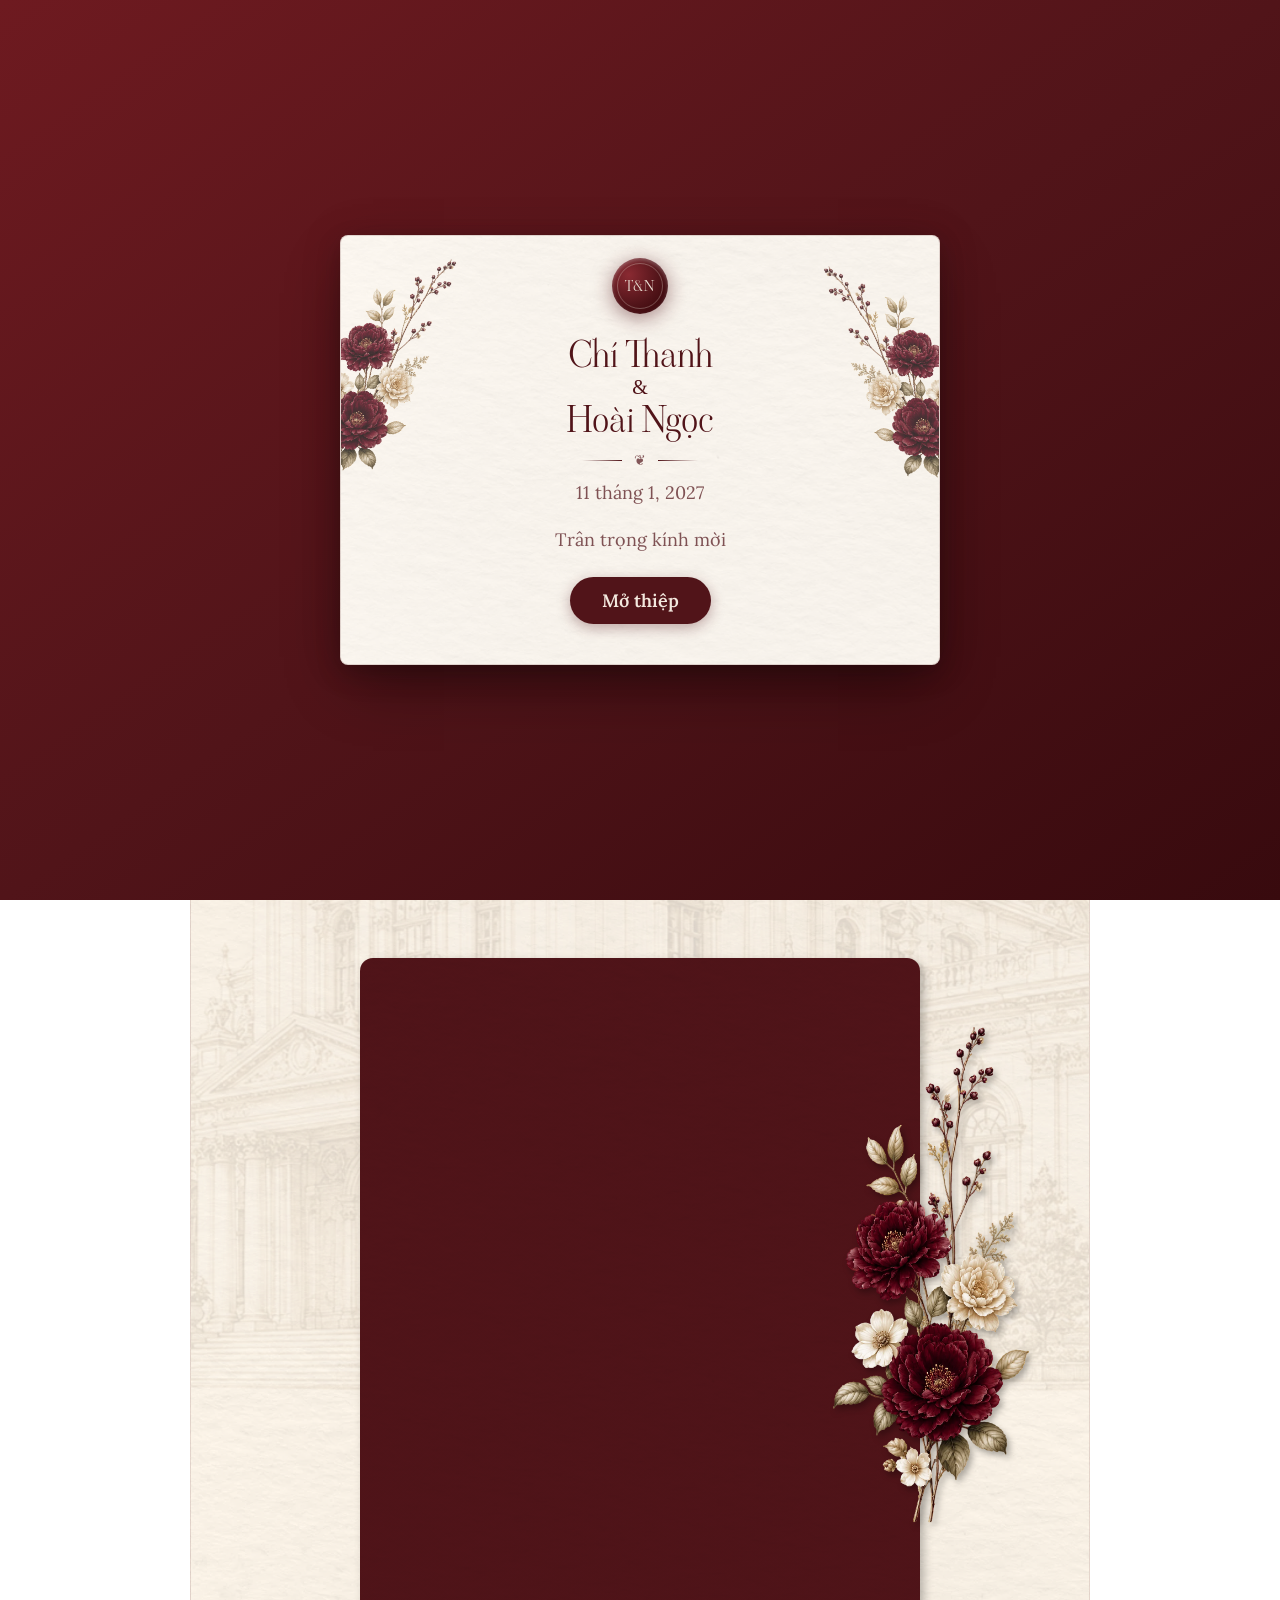
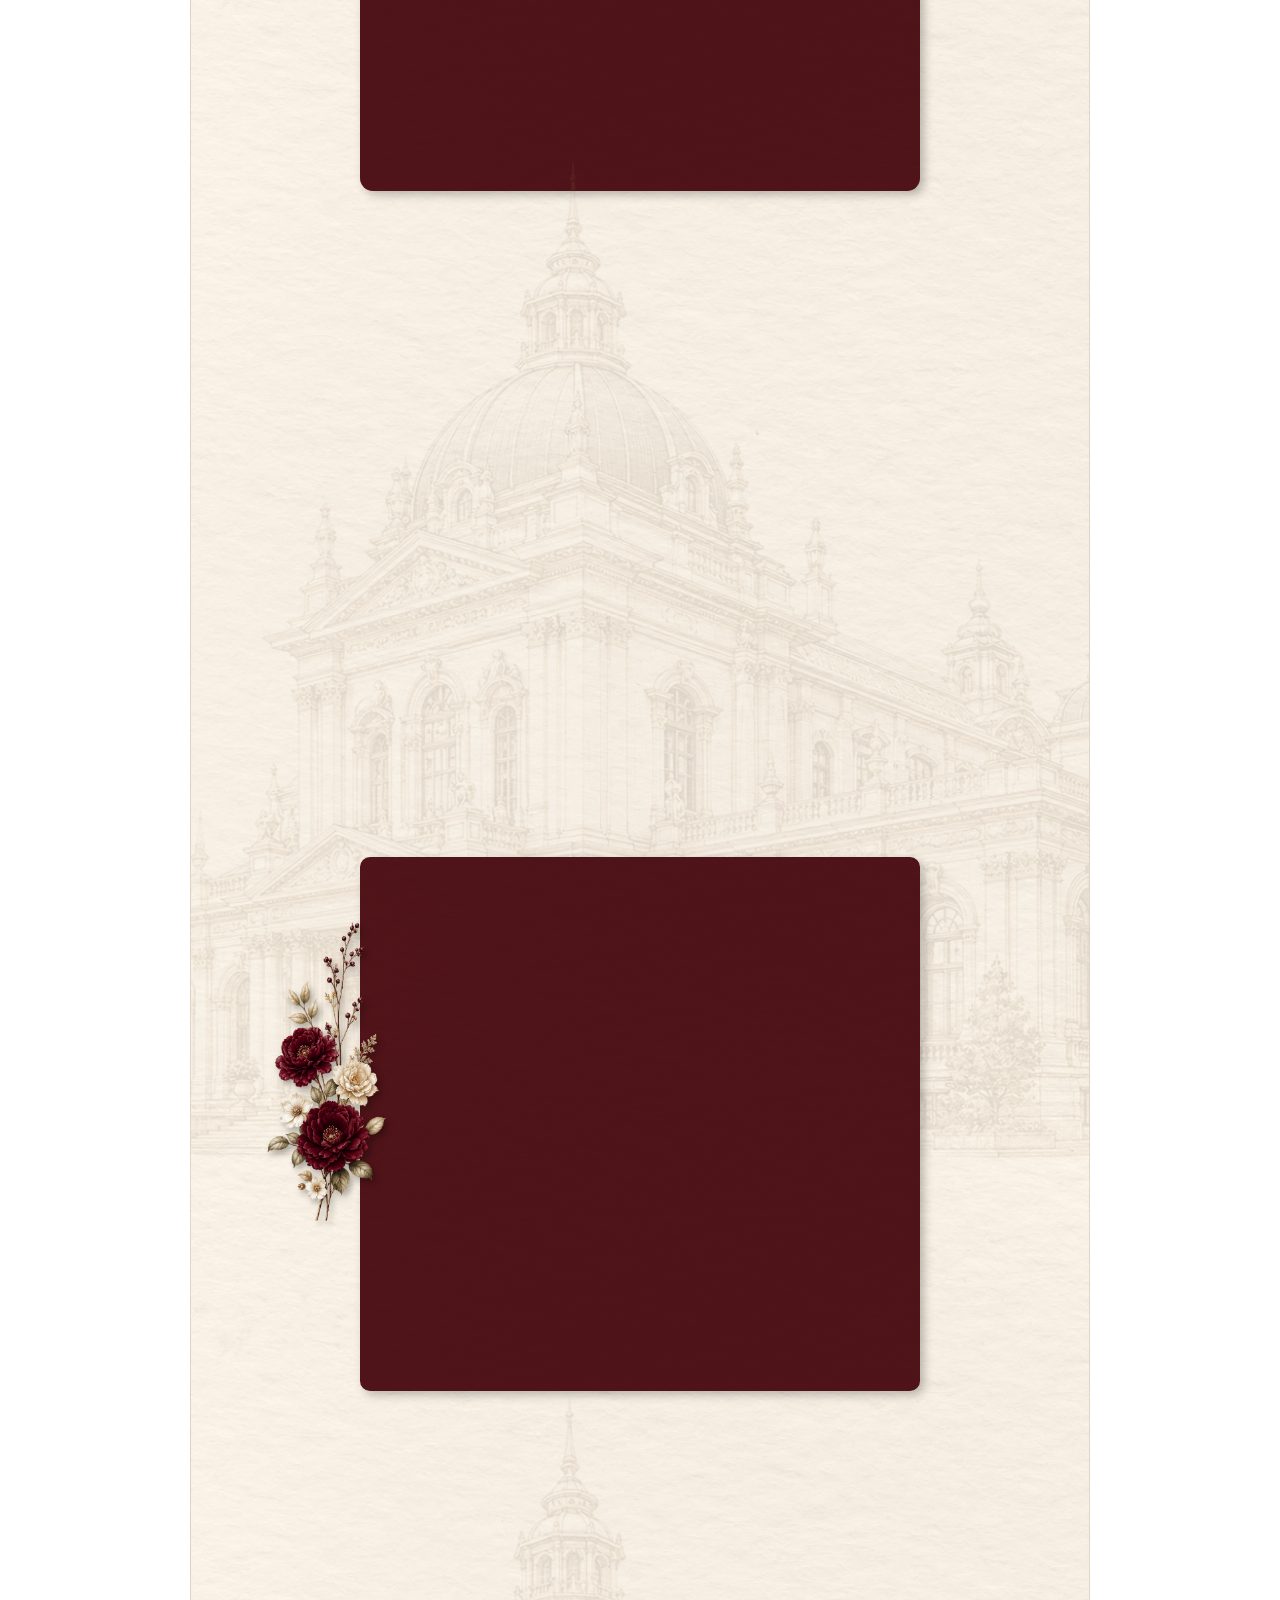
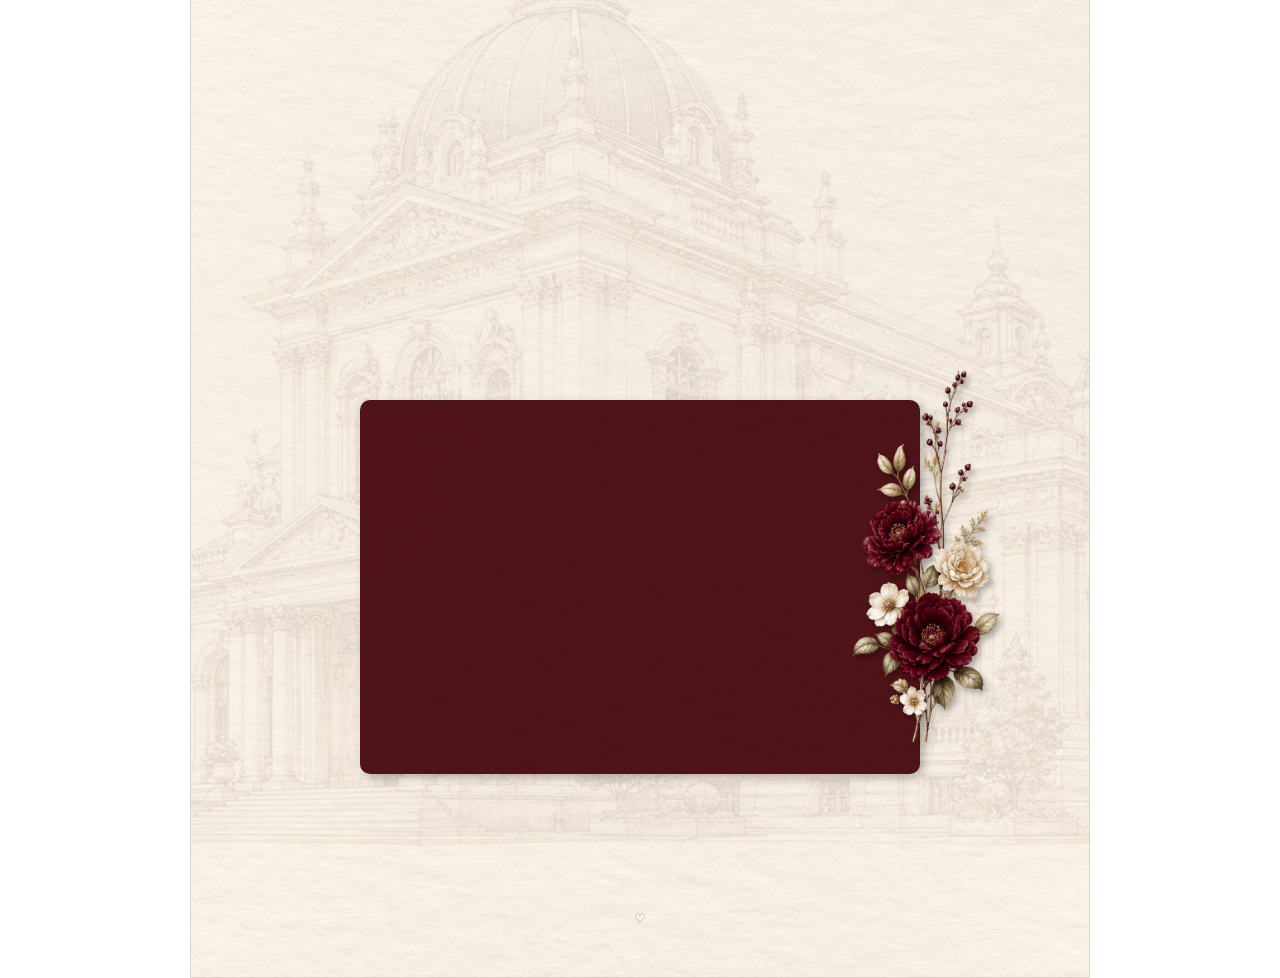
<file: wedding-page/chi_thanh.html>
<!doctype html>
<html lang="vi">
<head>
  <meta charset="utf-8">
  <meta name="viewport" content="width=device-width, initial-scale=1, viewport-fit=cover">
  <!-- Ứng dụng chia sẻ link (Zalo, Messenger) đọc 3 dòng dưới, không đọc config.js: nhớ sửa tay khi đổi tên. -->
  <title>Chí Thanh &amp; Hoài Ngọc · Thiệp cưới</title>
  <meta name="description" content="Trân trọng kính mời bạn tới chung vui trong ngày trọng đại của chúng tôi.">
  <meta property="og:title" content="Chí Thanh &amp; Hoài Ngọc · Thiệp cưới">
  <meta name="theme-color" content="#511419">
  <link rel="preconnect" href="https://fonts.googleapis.com">
  <link rel="preconnect" href="https://fonts.gstatic.com" crossorigin>
  <link rel="stylesheet" href="https://fonts.googleapis.com/css2?family=Viaoda+Libre&family=The+Nautigal:wght@400;700&family=Ms+Madi&family=Lora:ital,wght@0,400;0,500;0,600;1,400&family=Cormorant+Garamond:wght@600&display=swap">
  <link rel="stylesheet" href="assets/style.css">
</head>
<body class="locked">
  <svg class="sprite" aria-hidden="true">
    <symbol id="i-heart" viewBox="0 0 24 24">
      <path d="M12 21s-7.5-4.6-9.6-9.2C.9 8.4 3 5 6.4 5c2 0 3.6 1.1 4.6 2.6l1 1.4 1-1.4C14 6.1 15.6 5 17.6 5 21 5 23.1 8.4 21.6 11.8 19.5 16.4 12 21 12 21z"/>
    </symbol>
  </svg>

  <div id="petals" aria-hidden="true"></div>
  <div id="sparks" aria-hidden="true"></div>

  <div id="intro">
    <div class="cover">
      <div class="cover-clip" aria-hidden="true">
        <img class="cover-flower cover-flower-tl" src="image/mau_do_dam/flower2-decoration.webp" alt="">
        <img class="cover-flower cover-flower-br" src="image/mau_do_dam/flower2-decoration.webp" alt="">
      </div>
      <span class="seal cover-seal" aria-hidden="true" data-bind="initials"></span>
      <div class="cover-body">
        <h1 class="cover-names"><span data-bind="first"></span><small>&amp;</small><span data-bind="second"></span></h1>
        <p class="cover-rule" aria-hidden="true"><i></i>❦<i></i></p>
        <p class="cover-date" data-bind="dateLong"></p>
        <p class="cover-invite no-guest">Trân trọng kính mời</p>
        <p class="cover-invite if-guest" hidden>Thân mời</p>
        <p class="cover-guest if-guest" hidden data-bind="guest"></p>
        <button id="open-btn" class="open-btn" type="button">Mở thiệp</button>
      </div>
    </div>
  </div>

  <main id="card"></main>

  <button id="music-btn" class="music-btn" type="button" aria-label="Bật/tắt nhạc" hidden>
    <svg viewBox="0 0 24 24" aria-hidden="true"><path d="M9 18.5a2.5 2.5 0 1 1-2-2.45V5l11-2v12.5a2.5 2.5 0 1 1-2-2.45V7.1L9 8.4z" fill="currentColor"/></svg>
  </button>
  <audio id="music" loop preload="none"></audio>

  <div id="lightbox" class="lightbox" hidden>
    <button class="lb-close" type="button" aria-label="Đóng">×</button>
    <button class="lb-nav lb-prev" type="button" aria-label="Ảnh trước">‹</button>
    <img alt="">
    <button class="lb-nav lb-next" type="button" aria-label="Ảnh sau">›</button>
    <p class="lb-count"></p>
  </div>

  <script src="assets/config.js"></script>
  <script src="assets/lunar.js"></script>
  <script src="assets/app.js"></script>
</body>
</html>
</file>
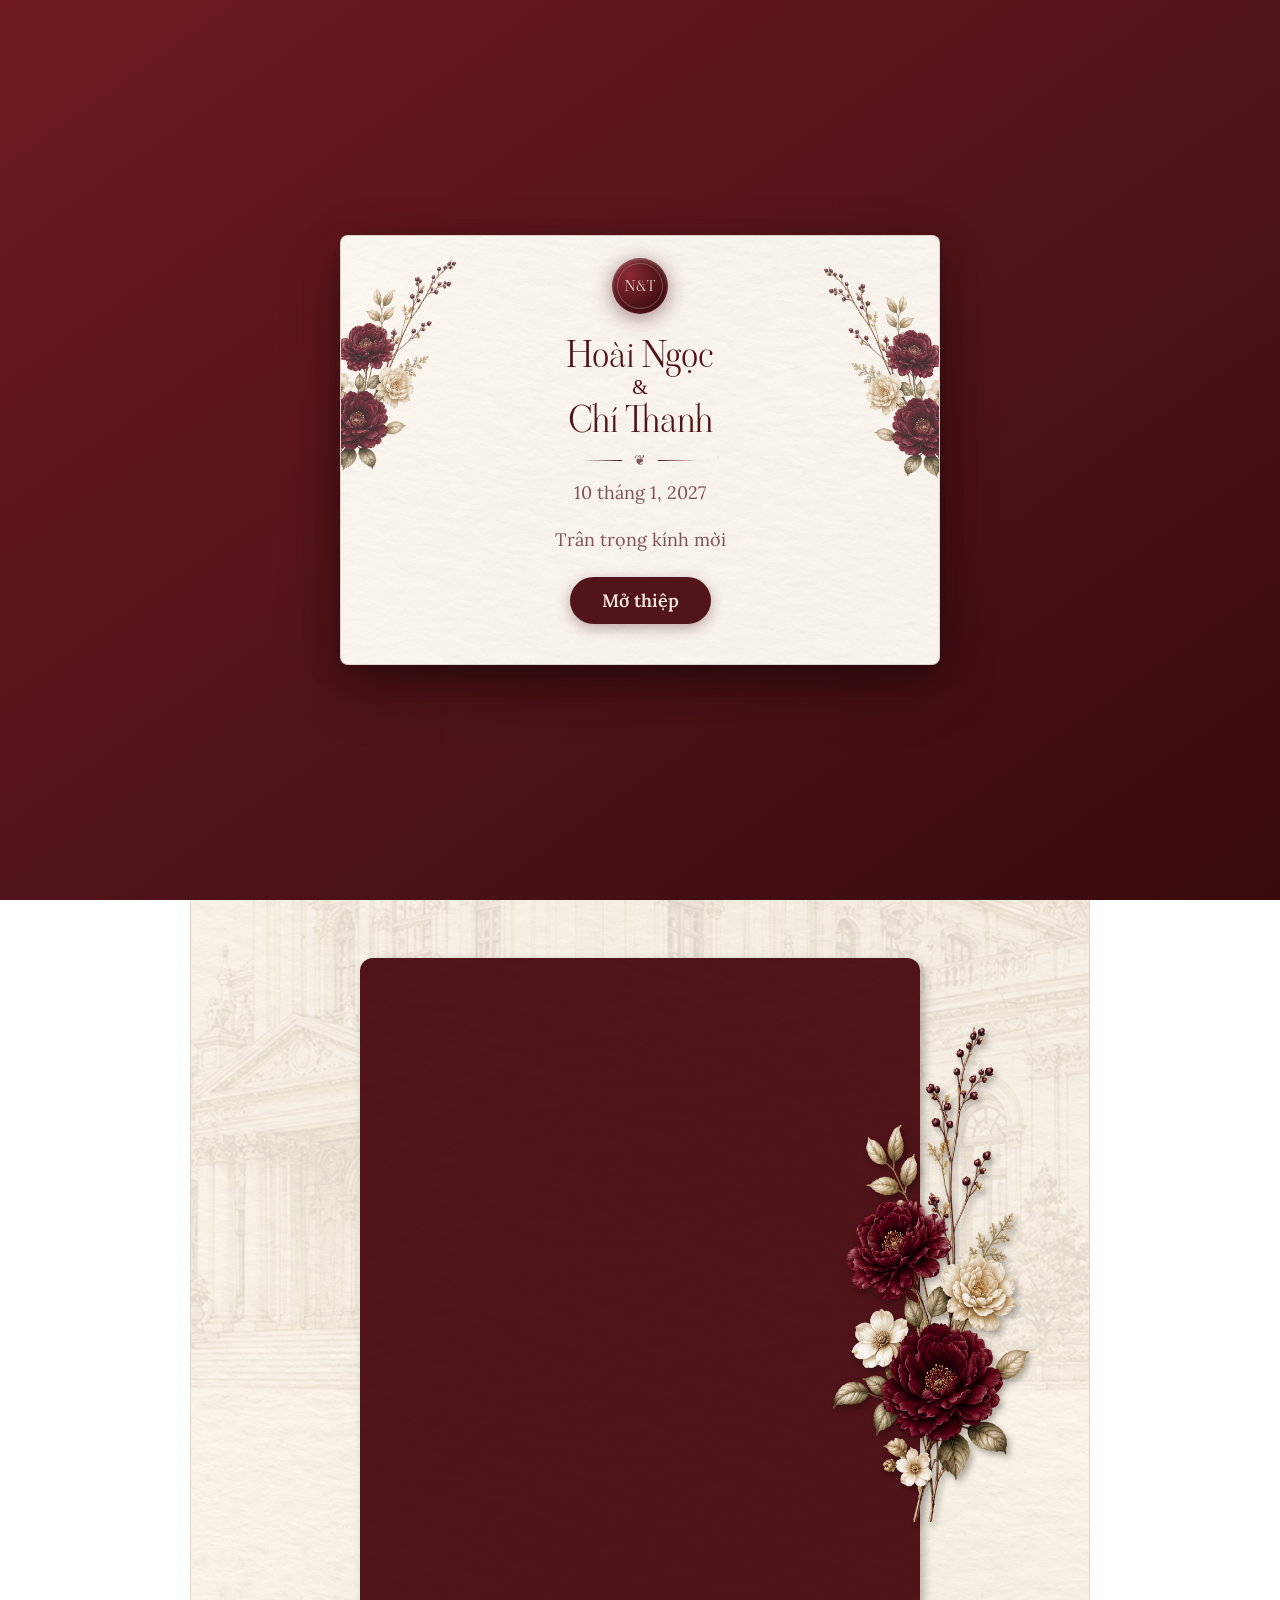
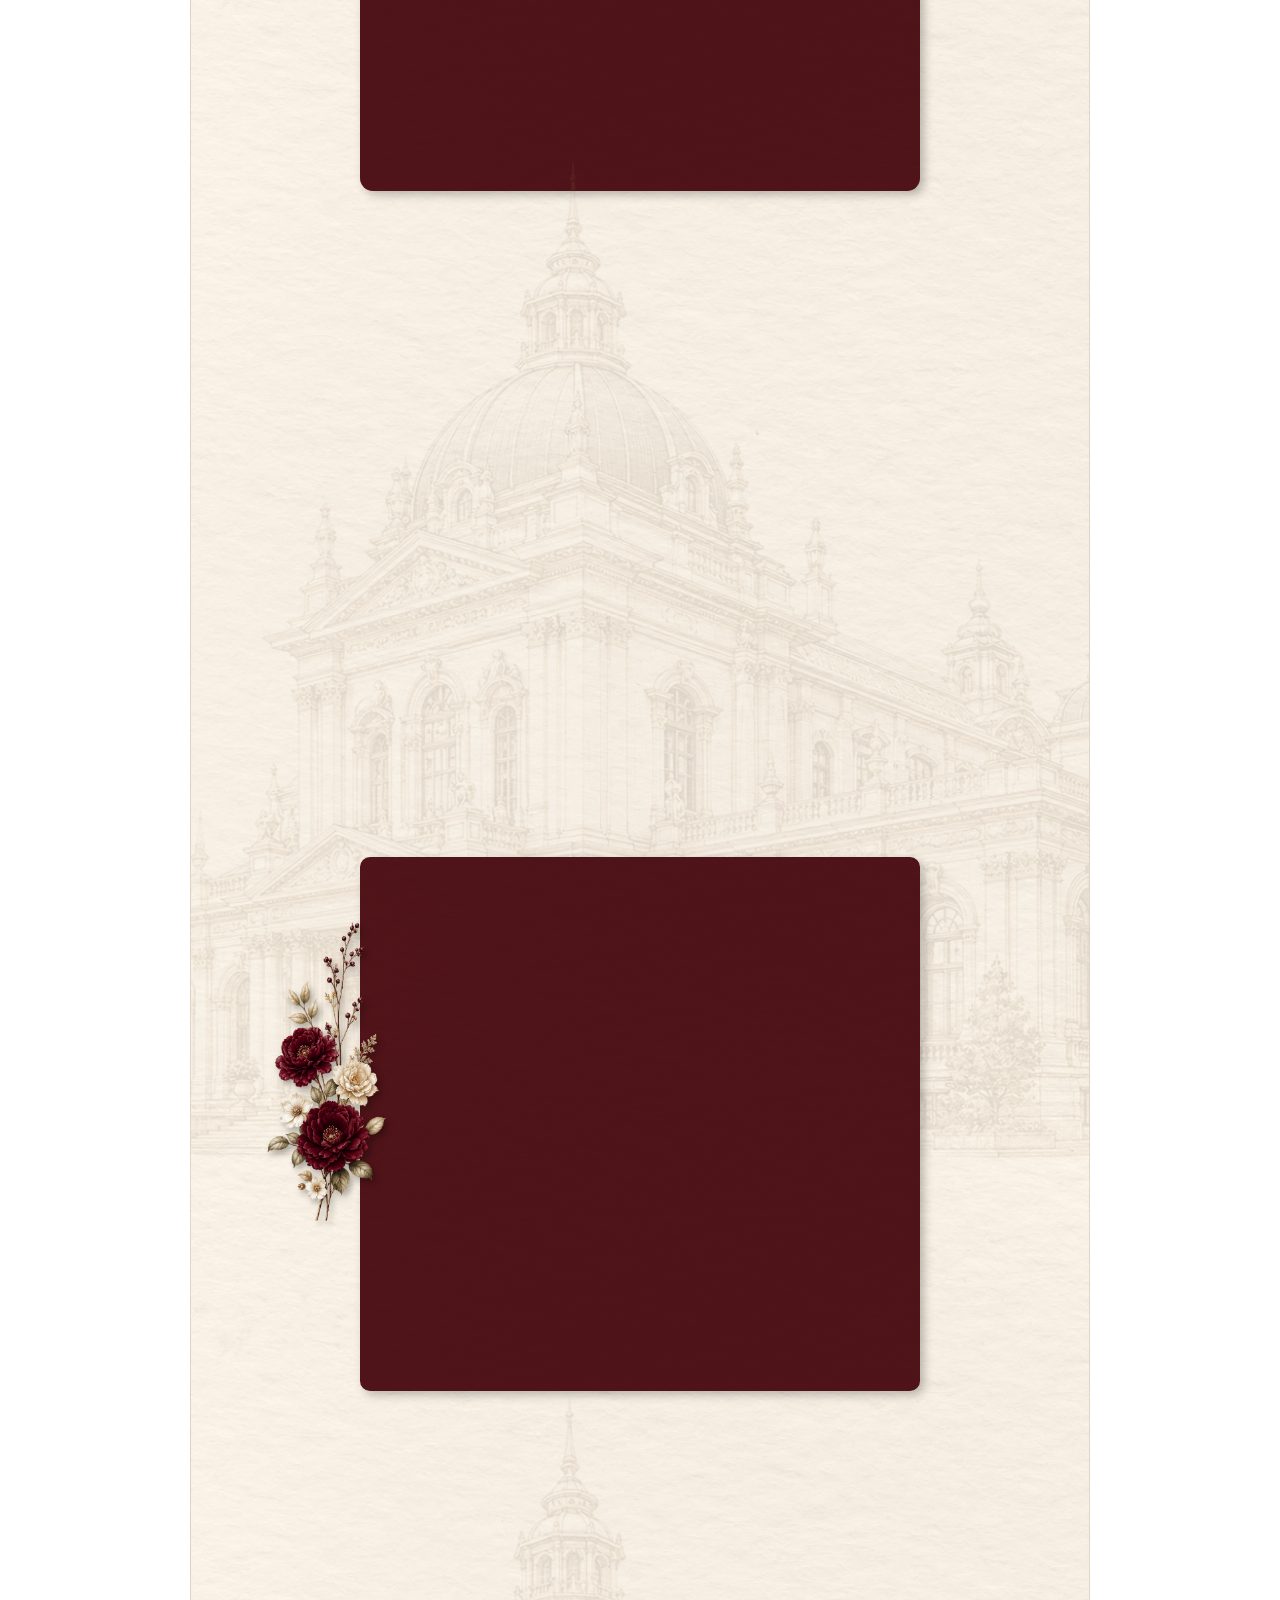
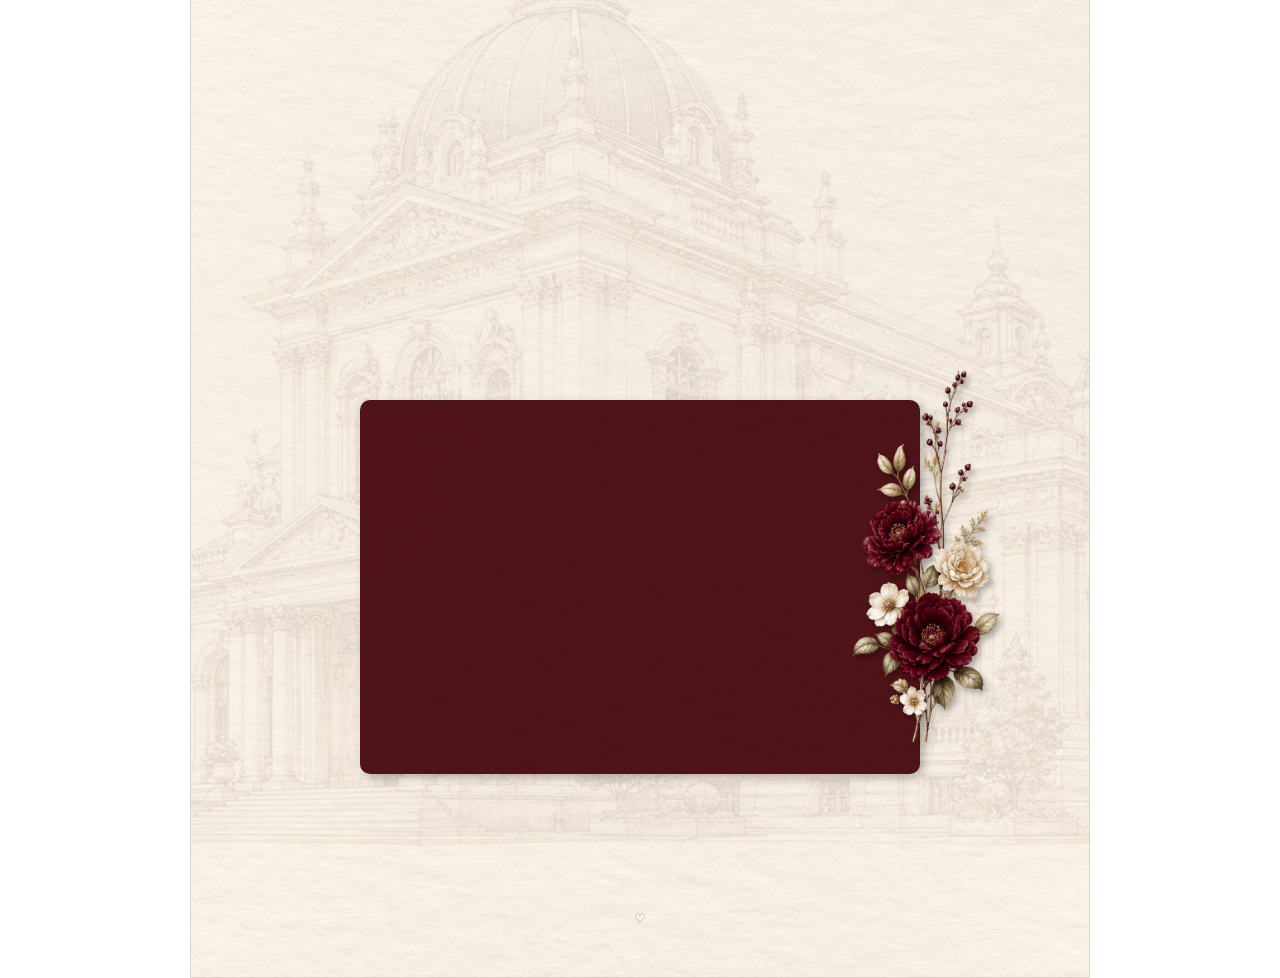
<file: wedding-page/hoai_ngoc.html>
<!doctype html>
<html lang="vi">
<head>
  <meta charset="utf-8">
  <meta name="viewport" content="width=device-width, initial-scale=1, viewport-fit=cover">
  <!-- Ứng dụng chia sẻ link (Zalo, Messenger) đọc 3 dòng dưới, không đọc config.js: nhớ sửa tay khi đổi tên. -->
  <title>Hoài Ngọc &amp; Chí Thanh · Thiệp cưới</title>
  <meta name="description" content="Trân trọng kính mời bạn tới chung vui trong ngày trọng đại của chúng tôi.">
  <meta property="og:title" content="Hoài Ngọc &amp; Chí Thanh · Thiệp cưới">
  <meta name="theme-color" content="#511419">
  <link rel="preconnect" href="https://fonts.googleapis.com">
  <link rel="preconnect" href="https://fonts.gstatic.com" crossorigin>
  <link rel="stylesheet" href="https://fonts.googleapis.com/css2?family=Viaoda+Libre&family=The+Nautigal:wght@400;700&family=Ms+Madi&family=Lora:ital,wght@0,400;0,500;0,600;1,400&family=Cormorant+Garamond:wght@600&display=swap">
  <link rel="stylesheet" href="assets/style.css">
</head>
<body class="locked" data-side="gai">
  <svg class="sprite" aria-hidden="true">
    <symbol id="i-heart" viewBox="0 0 24 24">
      <path d="M12 21s-7.5-4.6-9.6-9.2C.9 8.4 3 5 6.4 5c2 0 3.6 1.1 4.6 2.6l1 1.4 1-1.4C14 6.1 15.6 5 17.6 5 21 5 23.1 8.4 21.6 11.8 19.5 16.4 12 21 12 21z"/>
    </symbol>
  </svg>

  <div id="petals" aria-hidden="true"></div>
  <div id="sparks" aria-hidden="true"></div>

  <div id="intro">
    <div class="cover">
      <div class="cover-clip" aria-hidden="true">
        <img class="cover-flower cover-flower-tl" src="image/mau_do_dam/flower2-decoration.webp" alt="">
        <img class="cover-flower cover-flower-br" src="image/mau_do_dam/flower2-decoration.webp" alt="">
      </div>
      <span class="seal cover-seal" aria-hidden="true" data-bind="initials"></span>
      <div class="cover-body">
        <h1 class="cover-names"><span data-bind="first"></span><small>&amp;</small><span data-bind="second"></span></h1>
        <p class="cover-rule" aria-hidden="true"><i></i>❦<i></i></p>
        <p class="cover-date" data-bind="dateLong"></p>
        <p class="cover-invite no-guest">Trân trọng kính mời</p>
        <p class="cover-invite if-guest" hidden>Thân mời</p>
        <p class="cover-guest if-guest" hidden data-bind="guest"></p>
        <button id="open-btn" class="open-btn" type="button">Mở thiệp</button>
      </div>
    </div>
  </div>

  <main id="card"></main>

  <button id="music-btn" class="music-btn" type="button" aria-label="Bật/tắt nhạc" hidden>
    <svg viewBox="0 0 24 24" aria-hidden="true"><path d="M9 18.5a2.5 2.5 0 1 1-2-2.45V5l11-2v12.5a2.5 2.5 0 1 1-2-2.45V7.1L9 8.4z" fill="currentColor"/></svg>
  </button>
  <audio id="music" loop preload="none"></audio>

  <div id="lightbox" class="lightbox" hidden>
    <button class="lb-close" type="button" aria-label="Đóng">×</button>
    <button class="lb-nav lb-prev" type="button" aria-label="Ảnh trước">‹</button>
    <img alt="">
    <button class="lb-nav lb-next" type="button" aria-label="Ảnh sau">›</button>
    <p class="lb-count"></p>
  </div>

  <script src="assets/config.js"></script>
  <script src="assets/lunar.js"></script>
  <script src="assets/app.js"></script>
</body>
</html>
</file>
<file: wedding-page/assets/style.css>
:root {
  --wine: #511419;
  --wine-2: #6e1a20;
  --wine-3: #380a0e;
  --ivory: #ece4d8;
  --ivory-2: rgba(236, 228, 216, .72);
  --ivory-3: rgba(236, 228, 216, .4);
  --paper: #fff7eb;
  --ink: #511419;
  --ink-2: rgba(81, 20, 25, .8);
  --gold: #c9a24a;
  --name: 'Viaoda Libre', 'Times New Roman', serif;
  --script: 'The Nautigal', 'Viaoda Libre', cursive;
  --amp: 'Ms Madi', 'The Nautigal', cursive;
  --serif: 'Times New Roman', Times, 'Noto Serif', serif;
  --lora: 'Lora', 'Times New Roman', serif;
  --kicker: 'Cormorant Garamond', 'Times New Roman', serif;
  --shadow: 4px 4px 10px rgba(0, 0, 0, .25);
  /* Vân giấy của mẫu, nhân (multiply) lên nền kem / đỏ đô; lớp màu phía trên làm nhạt vân lại */
  --paper-img: url('../image/mau_do_dam/paper.webp');
}

* { box-sizing: border-box; margin: 0; }
[hidden] { display: none !important; }
html { -webkit-text-size-adjust: 100%; }
body {
  min-height: 100vh;
  background: #fff;
  color: var(--ink);
  font-family: var(--serif);
  font-size: 16px;
  line-height: 1.5;
  overflow-x: hidden;
}
body.locked, body.lb-open { overflow: hidden; }
img { display: block; max-width: 100%; }
button { font: inherit; color: inherit; background: none; border: 0; padding: 0; cursor: pointer; }
h1, h2, h3, h4 { font-weight: inherit; }
.sprite { position: absolute; width: 0; height: 0; overflow: hidden; }

#petals, #sparks { position: fixed; inset: 0; pointer-events: none; overflow: hidden; z-index: 11; }
#sparks { z-index: 15; }

/* Cành hoa trang trí: khung ngoài định vị + trôi lên xuống, ảnh bên trong xoay / đổ bóng */
.flower { position: absolute; z-index: 2; pointer-events: none; animation: float 5.5s ease-in-out infinite; }
.flower img { width: 100%; max-width: none; filter: drop-shadow(3px 4px 3px rgba(0, 0, 0, .3)); }
/* Lâu đài nét chì mờ phía sau các mục trên nền kem */
.castle { position: absolute; left: 50%; z-index: -1; max-width: none; translate: -50% 0; opacity: .1; pointer-events: none; }

/* ---------- Bìa: thẻ kem giữa nền đỏ đô ---------- */
#intro {
  position: fixed;
  inset: 0;
  z-index: 10;
  display: grid;
  place-items: center;
  padding: 24px 16px;
  background: linear-gradient(to bottom right, #6e1a20, #511419, #380a0e);
  transition: opacity .6s ease .45s;
}
body.opening #intro { opacity: 0; pointer-events: none; }
.cover {
  position: relative;
  width: min(100%, 310px);
  border: 1px solid rgba(81, 20, 25, .15);
  border-radius: 8px;
  background: linear-gradient(rgba(255, 250, 243, .6), rgba(255, 250, 243, .6)), var(--paper-img) center / cover, #fffaf3;
  background-blend-mode: normal, multiply;
  box-shadow: 0 25px 60px -12px rgba(0, 0, 0, .45), 0 8px 24px rgba(0, 0, 0, .2), 0 0 40px rgba(81, 20, 25, .15);
  text-align: center;
  transition: transform .8s cubic-bezier(.6, 0, .3, 1), opacity .6s ease;
}
body.opening .cover { transform: translateY(-24px) scale(.94); opacity: 0; }
.cover-clip { position: absolute; inset: 0; overflow: hidden; border-radius: inherit; pointer-events: none; }
.cover-flower { position: absolute; width: auto; height: 144px; max-width: none; opacity: .8; }
.cover-flower-tl { top: -5%; left: -10px; translate: -6% 0; rotate: 25deg; }
.cover-flower-br { right: -10px; bottom: -5%; translate: 6% 0; scale: -1 1; rotate: -25deg; }
.seal {
  position: absolute;
  top: 50px;
  left: 50%;
  z-index: 3;
  display: grid;
  place-items: center;
  width: 56px;
  height: 56px;
  translate: -50% -50%;
  border-radius: 50%;
  background: radial-gradient(circle at 30% 30%, #8a2a32, #511419 55%, #2e0004);
  box-shadow: 0 4px 20px rgba(81, 20, 25, .5), inset 0 2px 4px rgba(255, 255, 255, .3);
  color: var(--ivory);
  font-family: var(--name);
  font-size: 15px;
  letter-spacing: .02em;
  animation: seal-pulse 2s ease-in-out infinite;
}
.seal::after { content: ''; position: absolute; inset: 5px; border-radius: 50%; border: 1px solid rgba(236, 228, 216, .3); }
.cover-body { position: relative; z-index: 1; padding: 112px 24px 56px; }
.cover-names { display: flex; flex-direction: column; align-items: center; margin-bottom: 8px; font-family: var(--name); font-size: 30px; line-height: 1.25; color: var(--wine); }
.cover-names small { font-family: var(--serif); font-size: 18px; line-height: 1; }
.cover-rule { display: flex; align-items: center; justify-content: center; gap: 12px; margin-bottom: 8px; font-size: 14px; color: rgba(81, 20, 25, .7); }
.cover-rule i { width: 40px; height: 1px; background: linear-gradient(to right, transparent, var(--wine)); }
.cover-rule i:last-child { background: linear-gradient(to left, transparent, var(--wine)); }
.cover-date, .cover-invite { font-family: var(--lora); font-size: 18px; color: rgba(81, 20, 25, .72); }
.cover-date { margin-bottom: 20px; }
.cover-guest { margin-top: 2px; font-family: var(--name); font-size: 24px; line-height: 1.3; color: var(--wine); }
.open-btn {
  position: relative;
  overflow: hidden;
  margin-top: 24px;
  padding: 10px 32px;
  border-radius: 999px;
  background: var(--wine);
  color: #f3e8de;
  box-shadow: 0 4px 14px rgba(81, 20, 25, .35);
  font-family: var(--lora);
  font-size: 18px;
  font-weight: 600;
}
.open-btn::after {
  content: '';
  position: absolute;
  top: 0;
  left: -40px;
  width: 32px;
  height: 100%;
  background: linear-gradient(90deg, transparent, rgba(255, 255, 255, .4), transparent);
  animation: shine 3s ease-in-out infinite;
}

/* ---------- Thiệp ---------- */
#card {
  position: relative;
  width: min(100%, 480px);
  margin: 0 auto;
  overflow: hidden;
  overflow: clip;
  background: linear-gradient(rgba(255, 247, 235, .5), rgba(255, 247, 235, .5)), var(--paper-img) top center / 100% auto, var(--paper);
  background-blend-mode: normal, multiply;
}
.reveal { opacity: 0; transform: translateY(18px); transition: opacity .9s ease, transform .9s ease; }
.reveal.in { opacity: 1; transform: none; }

.title, .panel-title {
  font-family: var(--serif);
  font-size: 20px;
  font-weight: 700;
  letter-spacing: .03em;
  line-height: 1.3;
  text-align: center;
  text-transform: uppercase;
}
.sub { margin-top: 4px; font-size: 14px; color: var(--ink-2); text-align: center; }
.section { position: relative; isolation: isolate; display: flex; flex-direction: column; align-items: center; padding: 40px 24px; }

/* Save the date: phong bì ảnh và tên */
.hero { position: relative; isolation: isolate; display: flex; flex-direction: column; align-items: center; padding: 60px 36px 56px; text-align: center; }
.hero-kicker { font-family: var(--kicker); font-size: 15px; font-weight: 600; letter-spacing: .16em; text-transform: uppercase; color: #590310; }
.env { position: relative; width: 82%; max-width: 330px; aspect-ratio: 333 / 384; margin-top: 96px; }
.env-back { position: absolute; inset: 0; z-index: 1; width: 100%; max-width: none; }
.env-photo { position: absolute; top: -2%; left: 33%; z-index: 2; width: 64%; animation: float 6.5s ease-in-out .4s infinite; }
.env-photo div { aspect-ratio: 221 / 309; rotate: 12deg; border: 7px solid #fff; background: #fff; box-shadow: 2px 2px 4px rgba(0, 0, 0, .25); }
.env-photo img { width: 100%; height: 100%; object-fit: cover; }
.env-flower { top: -12%; left: -2%; z-index: 3; width: 42%; animation-duration: 5s; }
.env-flower img { rotate: -17deg; }
.env-front { position: absolute; bottom: 0; left: 0; z-index: 4; width: 100%; max-width: none; }
.hero-names { position: relative; display: flex; flex-direction: column; align-items: center; gap: 22px; margin-top: 64px; }
.hero-names h2 { position: relative; z-index: 1; font-family: var(--name); font-size: clamp(38px, 11vw, 46px); line-height: 1; }
.hero-amp {
  position: absolute;
  top: 50%;
  left: 50%;
  translate: -50% -50%;
  font-family: var(--script);
  font-size: 92px;
  line-height: 1;
  color: rgba(81, 20, 25, .15);
}

/* Thẻ đỏ đô có cành hoa bám mép */
.panel-wrap { position: relative; width: 88%; max-width: 420px; margin: 0 auto; }
.panel {
  position: relative;
  display: flex;
  flex-direction: column;
  align-items: center;
  gap: 24px;
  padding: 36px 20px;
  border-radius: 10px;
  background: linear-gradient(rgba(81, 20, 25, .6), rgba(81, 20, 25, .6)), var(--paper-img) center / cover, var(--wine);
  background-blend-mode: normal, multiply;
  box-shadow: var(--shadow);
  color: var(--ivory);
  text-align: center;
}
.panel-wrap:first-of-type .panel { padding-bottom: 40px; border-radius: 13px; }
.deco-r1 { right: -22%; bottom: 30%; width: 40%; animation-delay: .6s; }
.deco-l1 { top: 10%; left: -18%; width: 24%; animation-duration: 6s; animation-delay: .3s; }
.deco-r2 { top: -12%; right: -16%; width: 30%; animation-duration: 5.2s; animation-delay: .9s; }

.family { display: grid; grid-template-columns: minmax(0, 1fr) auto minmax(0, 1fr); gap: 0 12px; width: calc(100% + 16px); font-size: 12px; line-height: 1.45; }
.family-col { display: flex; flex-direction: column; align-items: center; gap: 2px; overflow-wrap: anywhere; }
.family-col h4 { margin-bottom: 2px; font-size: 11px; letter-spacing: .14em; text-transform: uppercase; color: var(--ivory-2); }
.family-col p { font-weight: 600; }
.family-col .addr { margin-top: 4px; font-size: 10px; font-weight: 400; line-height: 1.35; color: var(--ivory-2); }
.vline { align-self: center; width: 1px; height: 50px; background: var(--ivory-3); }
.announce { font-size: 13px; letter-spacing: .04em; line-height: 1.7; text-transform: uppercase; }
.couple { display: flex; flex-direction: column; align-items: center; gap: 12px; }
.couple-name { font-family: var(--name); font-size: clamp(28px, 8.6vw, 40px); line-height: 1.3; text-wrap: balance; }
.role { margin-top: -6px; font-size: 10px; letter-spacing: .14em; text-transform: uppercase; color: var(--ivory-2); }
.amp { font-family: var(--amp); font-size: 35px; line-height: 1; }
.event { display: flex; flex-direction: column; align-items: center; gap: 16px; }
.event-title { font-size: 16px; line-height: 1.55; text-transform: uppercase; color: var(--ivory-2); }
.event-meta { display: flex; justify-content: space-between; gap: 12px; min-width: 180px; font-size: 13px; text-transform: uppercase; white-space: nowrap; color: var(--ivory-2); }
.event-date { display: flex; align-items: center; gap: 16px; }
.event-date b { font-size: 40px; font-weight: 400; line-height: 1; }
.event-date i { width: 1px; height: 46px; background: rgba(236, 228, 216, .45); }
.event-date span { font-size: 14px; line-height: 1.55; text-align: left; text-transform: uppercase; }
.lunar { font-size: 12px; letter-spacing: .12em; text-transform: uppercase; color: var(--ivory-2); }
.guest-line { font-size: 15px; }
.guest-line strong { font-family: var(--name); font-size: 22px; font-weight: 400; }
.invite { max-width: 300px; font-size: 14px; font-style: italic; color: var(--ivory-2); }

/* ---------- Album trượt ---------- */
.flow { width: calc(100% + 24px); max-width: 380px; margin-top: 20px; }
.flow-stage { position: relative; height: 340px; perspective: 1000px; }
.flow-item {
  position: absolute;
  top: 4%;
  left: 50%;
  height: 92%;
  aspect-ratio: 2 / 3;
  translate: -50% 0;
  overflow: hidden;
  border-radius: 16px;
  background: #eadfcf;
  box-shadow: 0 14px 28px rgba(81, 20, 25, .25);
  transition: transform 1.1s ease-in-out, opacity 1.1s ease-in-out;
}
.flow-item.is-center { box-shadow: 0 0 0 2px rgba(255, 255, 255, .3), 0 16px 32px rgba(81, 20, 25, .3); }
.flow-item img { width: 100%; height: 100%; object-fit: cover; }
.flow-dots { display: flex; justify-content: center; gap: 6px; margin-top: 12px; }
.flow-dots button { width: 8px; height: 8px; border-radius: 99px; background: var(--wine); opacity: .25; transition: width .3s, opacity .3s; }
.flow-dots button.on { width: 24px; opacity: .7; }

/* ---------- Đếm ngược & lịch ---------- */
.panel-sub { margin-top: 4px; font-size: 16px; color: var(--ivory-2); }
.countdown { display: flex; justify-content: center; }
.countdown div { display: flex; flex-direction: column; align-items: center; min-width: 62px; padding: 0 8px; }
.countdown div + div { border-left: 1px solid var(--ivory-3); }
.countdown b { font-size: 30px; font-weight: 400; line-height: 1.15; font-variant-numeric: tabular-nums; }
.countdown span { font-size: 11px; letter-spacing: .14em; text-transform: uppercase; color: var(--ivory-2); }
.cd-done { max-width: 280px; font-size: 16px; font-style: italic; }
.calendar { width: 100%; max-width: 312px; padding: 8px 16px 16px; border-radius: 10px; background: var(--ivory); color: var(--ink); }
.cal-title { padding: 0 0 4px; border-bottom: 1px solid rgba(81, 20, 25, .27); font-family: var(--script); font-size: 25px; line-height: 1.5; }
.cal-grid { display: grid; grid-template-columns: repeat(7, 1fr); row-gap: 2px; font-size: 12px; }
.cal-grid span { display: grid; place-items: center; height: 30px; }
.cal-grid .dow { height: auto; margin-bottom: 8px; padding: 6px 0; border-bottom: 2px solid var(--wine); font-size: 10px; opacity: .6; }
.cal-grid .is-day { position: relative; color: #fff; }
.cal-grid .is-day svg { position: absolute; width: 28px; height: 26px; fill: var(--wine); animation: beat 1.6s ease-in-out infinite; }
.cal-grid .is-day b { position: relative; font-size: 11px; }
.text-link { font-size: 14px; color: var(--ivory); text-underline-offset: 4px; }
.pill {
  display: inline-flex;
  padding: 8px 24px;
  border-radius: 999px;
  background: var(--ivory);
  color: var(--wine);
  font-size: 14px;
  letter-spacing: .04em;
  text-decoration: none;
  text-transform: uppercase;
  transition: transform .2s;
}
.pill:hover { transform: scale(1.03); }

/* ---------- Địa điểm & dress code ---------- */
.venue { padding-top: 32px; padding-bottom: 32px; }
.venue-name { margin-top: 10px; font-family: var(--name); font-size: 26px; line-height: 1.25; text-align: center; }
.venue-addr { max-width: 260px; margin-top: 6px; font-size: 12px; line-height: 1.6; text-align: center; color: var(--ink-2); }
.map { width: 100%; max-width: 338px; height: 268px; margin-top: 16px; overflow: hidden; border-radius: 15px; box-shadow: 0 0 0 1px rgba(81, 20, 25, .2); }
.map iframe { display: block; width: 100%; height: 100%; border: 0; }
.dir-link { display: inline-flex; align-items: center; gap: 8px; margin-top: 12px; padding: 8px 20px; font-size: 14px; font-weight: 700; color: var(--ink-2); text-decoration: none; }
.dir-link svg { width: 18px; height: 18px; }
.swatches { display: flex; flex-wrap: wrap; justify-content: center; gap: 16px; margin-top: 18px; }
.swatches span { width: 40px; height: 40px; border-radius: 50%; box-shadow: 0 0 0 1.5px rgba(81, 20, 25, .19), 0 4px 8px rgba(0, 0, 0, .15); }

/* ---------- Lịch trình ---------- */
.timeline { width: 100%; max-width: 460px; padding: 0; list-style: none; }
.timeline li { display: grid; grid-template-columns: minmax(0, 1fr) 16px minmax(0, 1fr); column-gap: 24px; align-items: center; }
.timeline time, .tl-label { padding: 16px 0; }
.timeline time { font-size: 16px; letter-spacing: .04em; line-height: 1.35; text-align: right; font-variant-numeric: tabular-nums; }
.tl-time { position: relative; display: inline-block; }
.tl-time .ico { position: absolute; top: 50%; right: calc(100% + 30px); width: 40px; height: 40px; max-width: none; object-fit: contain; translate: 0 -50%; }
.tl-dot { position: relative; display: grid; place-items: center; align-self: stretch; }
.tl-dot::before { content: ''; position: absolute; top: 0; bottom: 0; left: 50%; width: 1px; translate: -50% 0; background: var(--ivory-3); }
.timeline li:first-child .tl-dot::before { top: 50%; }
.timeline li:last-child .tl-dot::before { bottom: 50%; }
.tl-dot::after { content: ''; position: relative; width: 10px; height: 10px; border-radius: 50%; background: var(--ivory); box-shadow: 0 0 0 2px rgba(236, 228, 216, .13); }
.tl-label { font-size: 13px; text-align: left; color: var(--ivory-2); }

.thanks { padding: 48px 24px; text-align: center; }
.thanks p:first-child { max-width: 300px; margin: 0 auto; font-size: 12px; color: var(--ink); }
.thanks-names { margin-top: 12px; font-family: var(--script); font-size: 40px; line-height: 1.3; }
.thanks-names span { white-space: nowrap; }
.thanks-heart { margin-top: 4px; font-size: 13px; opacity: .5; }

@media (max-width: 360px) {
  .hero { padding-left: 24px; padding-right: 24px; }
  .panel { padding-left: 14px; padding-right: 14px; }
  .family { gap: 0 8px; }
  .countdown div { min-width: 54px; padding: 0 5px; }
}

/* Cỡ của mẫu trên máy tính bảng / máy tính: khung 900px, thẻ 560px, chữ và ảnh lớn hơn */
@media (min-width: 640px) {
  .cover { width: 340px; }
  .cover-names { font-size: 36px; }
  .cover-names small { font-size: 20px; }
}
@media (min-width: 768px) {
  .cover { width: 520px; }
  .cover-body { padding: 96px 24px 40px; }
  .cover-flower { height: 280px; }
  .cover-flower-tl { top: -2%; translate: -11% 0; }
  .cover-flower-br { bottom: 35%; translate: 11% 0; }

  #card { width: min(100%, 900px); border: 1px solid rgba(81, 20, 25, .13); }
  .hero-kicker { font-size: 18px; }
  .env { max-width: 420px; margin-top: 112px; }
  .hero-names { margin-top: 80px; }
  .hero-names h2 { font-size: 58px; }
  .hero-amp { font-size: 120px; }

  .panel-wrap { max-width: 560px; }
  .event { gap: 20px; }
  .event-title { font-size: 20px; }
  .event-meta { min-width: 210px; font-size: 15px; }
  .event-date b { font-size: 46px; }
  .event-date span { font-size: 18px; }
  .lunar { font-size: 14px; }
  .couple-name { font-size: 43px; line-height: 60px; }
  .invite { max-width: 400px; font-size: 16px; }

  .flow { max-width: 600px; }
  .flow-stage { height: 520px; }

  .countdown b { font-size: 36px; }
  .countdown div { min-width: 76px; }
  .calendar { max-width: 362px; }
  .cal-grid span { height: 34px; }
  .cal-grid { font-size: 13px; }
  .cal-grid .dow { font-size: 11px; }
  .cal-grid .is-day svg { width: 32px; height: 30px; }
  .cal-grid .is-day b { font-size: 12px; }

  .venue-addr { max-width: 440px; font-size: 14px; }
  .map { max-width: 560px; height: 380px; }
  .dir-link { font-size: 16px; }
  .sub { font-size: 16px; }
  .swatches { gap: 24px; }
  .swatches span { width: 48px; height: 48px; }

  .timeline li { column-gap: 32px; }
  .timeline time, .tl-label { padding: 20px 0; }
  .timeline time { font-size: 17px; }
  .tl-label { font-size: 15px; }

  .thanks p:first-child { max-width: 560px; font-size: 13px; }
}
@media (min-width: 1024px) {
  .cover { width: 600px; }
}

/* ---------- Hiệu ứng ---------- */
.petal {
  position: absolute;
  top: -20px;
  width: var(--size);
  height: calc(var(--size) * .8);
  border-radius: 150% 0 150% 0;
  background: var(--c);
  opacity: .8;
  animation: fall linear infinite;
}
.spark {
  position: absolute;
  color: var(--gold);
  text-shadow: 0 0 6px rgba(255, 240, 210, .8);
  transform: translate(-50%, -50%);
  animation: burst var(--d) cubic-bezier(.15, .7, .3, 1) forwards;
}
.spark:nth-child(3n + 1) { color: var(--ivory); }
.spark:nth-child(4n + 2) { color: #e0646d; }

.music-btn {
  position: fixed;
  right: 16px;
  bottom: calc(16px + env(safe-area-inset-bottom));
  z-index: 6;
  display: grid;
  place-items: center;
  width: 44px;
  height: 44px;
  border-radius: 50%;
  background: var(--wine);
  color: var(--ivory);
  box-shadow: 0 6px 18px rgba(81, 20, 25, .4);
}
.music-btn svg { width: 20px; height: 20px; }
.music-btn.playing { animation: spin 4s linear infinite; }
.music-btn:not(.playing)::after { content: ''; position: absolute; width: 2px; height: 28px; background: var(--ivory); transform: rotate(45deg); }

.lightbox {
  position: fixed;
  inset: 0;
  z-index: 20;
  display: grid;
  place-items: center;
  background: rgba(30, 6, 9, .94);
  opacity: 0;
  transition: opacity .25s;
}
.lightbox.show { opacity: 1; }
.lightbox img { max-width: 92vw; max-height: 82vh; border-radius: 10px; box-shadow: 0 20px 60px rgba(0, 0, 0, .6); }
.lb-close { position: absolute; top: 10px; right: 16px; font-size: 40px; line-height: 1; color: var(--ivory); }
.lb-nav { position: absolute; top: 50%; width: 48px; height: 64px; font-size: 44px; color: var(--ivory); translate: 0 -50%; }
.lb-prev { left: 4px; }
.lb-next { right: 4px; }
.lb-count { position: absolute; left: 0; right: 0; bottom: 18px; font-size: 14px; letter-spacing: .2em; text-align: center; color: var(--ivory-2); }

@keyframes float { 0%, 100% { transform: translateY(0); } 50% { transform: translateY(-8px); } }
@keyframes seal-pulse { 0%, 100% { scale: 1; } 50% { scale: 1.06; } }
@keyframes shine { 0% { left: -40px; } 60%, 100% { left: calc(100% + 40px); } }
@keyframes beat { 0%, 45%, 100% { transform: scale(1); } 15% { transform: scale(1.15); } 30% { transform: scale(1.05); } }
@keyframes fall {
  from { transform: translate3d(0, -5vh, 0) rotate(0); }
  to { transform: translate3d(var(--dx), 110vh, 0) rotate(var(--rot)); }
}
@keyframes burst {
  from { transform: translate(-50%, -50%) scale(.3); opacity: 1; }
  70% { opacity: 1; }
  to { transform: translate(calc(-50% + var(--tx)), calc(-50% + var(--ty))) rotate(var(--r)) scale(1); opacity: 0; }
}
@keyframes spin { to { transform: rotate(360deg); } }

@media (prefers-reduced-motion: reduce) {
  *, *::before, *::after {
    animation: none !important;
    transition-duration: .01ms !important;
    transition-delay: 0s !important;
  }
}
</file>
